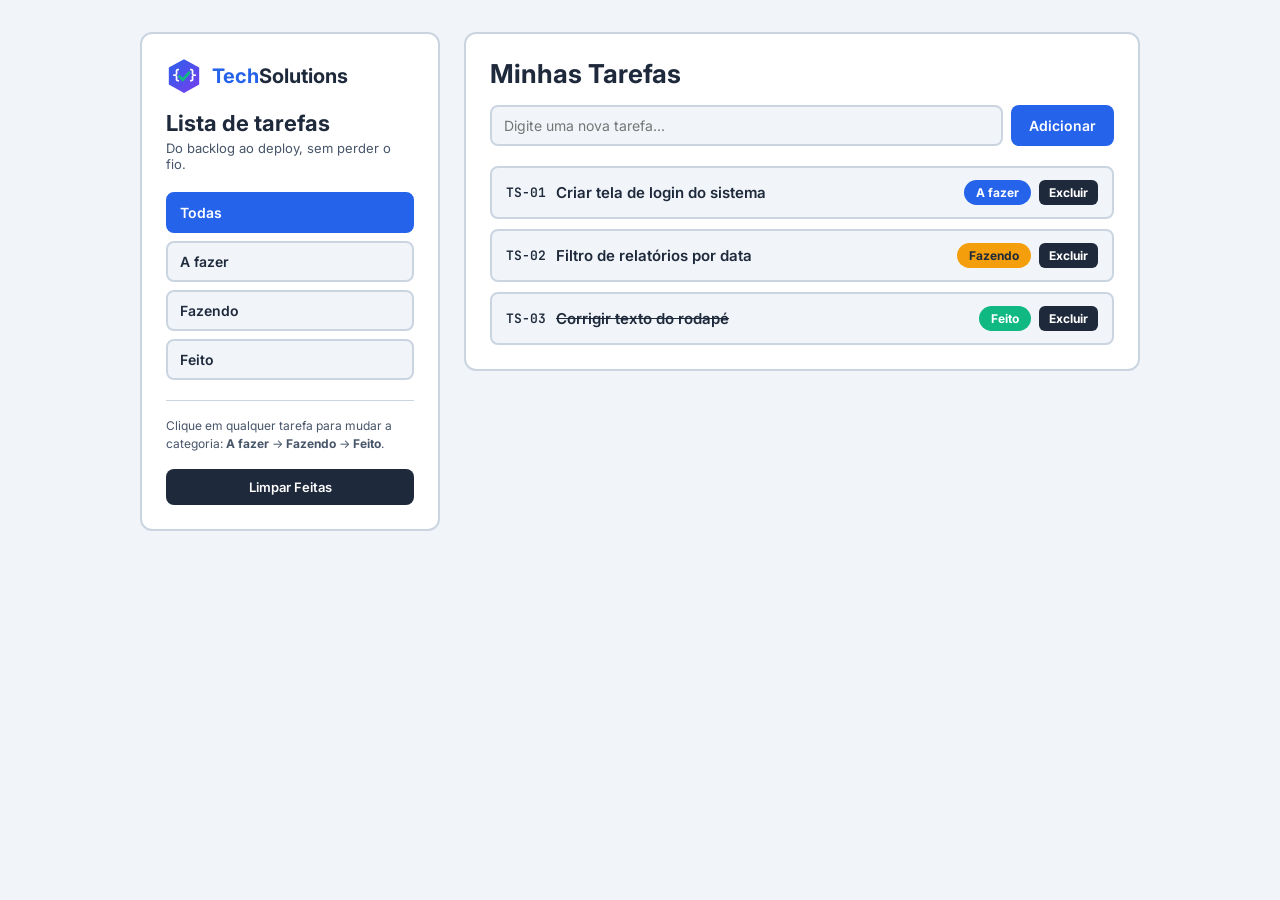
<file: index.html>
<!DOCTYPE html>
<html lang="pt-BR">
<head>
  <meta charset="UTF-8">
  <meta name="viewport" content="width=device-width, initial-scale=1.0">
  <title>Grupo13 — Sistema de Gerenciamento de Tarefas</title>
  <!-- Fontes do Estudo de Caso: Inter e JetBrains Mono -->
  <link rel="preconnect" href="https://fonts.googleapis.com">
  <link rel="preconnect" href="https://fonts.gstatic.com" crossorigin>
  <link href="https://fonts.googleapis.com/css2?family=Inter:wght@400;600;700&family=JetBrains+Mono:wght@600&display=swap" rel="stylesheet">
  <link rel="stylesheet" href="style.css">
</head>
<body>

  <div class="container">
    <div class="cartao bloco-esquerdo">
      <div class="marca">
        <svg width="36" height="36" viewBox="0 0 64 64" fill="none" xmlns="http://www.w3.org/2000/svg">
          <defs>
            <linearGradient id="degradeTech" x1="0" y1="0" x2="64" y2="64" gradientUnits="userSpaceOnUse">
              <stop offset="0%" stop-color="#2563EB"/>
              <stop offset="100%" stop-color="#7C3AED"/>
            </linearGradient>
          </defs>
          <polygon points="32,2 59,17 59,47 32,62 5,47 5,17" fill="url(#degradeTech)"/>
          <text x="11" y="39" fill="#FFFFFF" font-family="JetBrains Mono, monospace" font-size="24" font-weight="bold">{</text>
          <text x="41" y="39" fill="#FFFFFF" font-family="JetBrains Mono, monospace" font-size="24" font-weight="bold">}</text>
          <path d="M24 33 L30 39 L41 26" stroke="#10B981" stroke-width="5" stroke-linecap="round" stroke-linejoin="round"/>
        </svg>

        <div class="nome-empresa">
          <span class="nome-tech">Tech</span>Solutions
        </div>
      </div>

      <h2 class="titulo-lateral">Lista de tarefas</h2>
      <p class="slogan">Do backlog ao deploy, sem perder o fio.</p>

      <div class="lista-filtros">
        <button type="button" id="filtro-Todas" class="btn-filtro btn-filtro-ativo" onclick="filtrarTarefas('Todas')">Todas</button>
        <button type="button" id="filtro-A fazer" class="btn-filtro" onclick="filtrarTarefas('A fazer')">A fazer</button>
        <button type="button" id="filtro-Fazendo" class="btn-filtro" onclick="filtrarTarefas('Fazendo')">Fazendo</button>
        <button type="button" id="filtro-Feito" class="btn-filtro" onclick="filtrarTarefas('Feito')">Feito</button>
      </div>

      <p class="dica">
        Clique em qualquer tarefa para mudar a categoria: <strong>A fazer</strong> &rarr; <strong>Fazendo</strong> &rarr; <strong>Feito</strong>.
      </p>

      <button type="button" class="btn-limpar" onclick="limparFeitas()">Limpar Feitas</button>
    </div>

    <div class="cartao bloco-direito">
      <h1 class="titulo-principal">Minhas Tarefas</h1>

      <div class="form-tarefa">
        <input type="text" id="inputTarefa" class="campo-texto" placeholder="Digite uma nova tarefa...">
        <button type="button" class="btn-adicionar" onclick="adicionarTarefa()">Adicionar</button>
      </div>

      <div id="listaTarefas" class="lista-tarefas"></div>
    </div>
  </div>
  <script src="script.js"></script>
</body>
</html>
</file>
<file: style.css>
* {
    box-sizing: border-box;
    margin: 0;
    padding: 0;
}

body {
    font-family: 'Inter', sans-serif;
    background-color: #F1F5F9; 
    color: #1E293B;
    padding: 32px 16px;
}

.container {
    max-width: 1000px;
    margin: 0 auto;
    display: flex;
    gap: 24px;
    align-items: flex-start;
}

.cartao {
    background-color: #FFFFFF;
    border: 2px solid #CBD5E1;
    border-radius: 12px;
    padding: 24px;
}

.bloco-esquerdo {
    width: 300px;
    flex-shrink: 0;
}

.bloco-direito {
    flex: 1;
}

.marca {
    display: flex;
    align-items: center;
    gap: 10px;
    margin-bottom: 16px;
}

.nome-empresa {
    font-size: 20px;
    font-weight: 700;
    color: #1E293B; 
}

.nome-tech {
    color: #2563EB; 
}

.titulo-lateral {
    font-size: 22px;
    font-weight: 700;
    color: #1E293B;
    margin-bottom: 4px;
}

.slogan {
    font-size: 13px;
    color: #475569;
    margin-bottom: 20px;
}

.lista-filtros {
    display: flex;
    flex-direction: column;
    gap: 8px;
    margin-bottom: 20px;
}

.btn-filtro {
    width: 100%;
    text-align: left;
    padding: 10px 12px;
    font-family: 'Inter', sans-serif;
    font-size: 14px;
    font-weight: 600;
    color: #1E293B;
    background-color: #F1F5F9; 
    border: 2px solid #CBD5E1;
    border-radius: 8px;
    cursor: pointer;
}

.btn-filtro-ativo {
    background-color: #2563EB; 
    color: #FFFFFF;
    border-color: #2563EB;
}

.dica {
    font-size: 12px;
    color: #475569;
    line-height: 1.5;
    margin-bottom: 16px;
    padding-top: 16px;
    border-top: 1px solid #CBD5E1;
}

.btn-limpar {
    width: 100%;
    padding: 10px;
    font-family: 'Inter', sans-serif;
    font-size: 13px;
    font-weight: 600;
    color: #FFFFFF;
    background-color: #1E293B; 
    border: none;
    border-radius: 8px;
    cursor: pointer;
}

.titulo-principal {
    font-size: 26px;
    font-weight: 700;
    color: #1E293B;
    margin-bottom: 16px;
}

.form-tarefa {
    display: flex;
    gap: 8px;
    margin-bottom: 20px;
}

.campo-texto {
    flex: 1;
    padding: 10px 12px;
    font-family: 'Inter', sans-serif;
    font-size: 14px;
    color: #1E293B;
    background-color: #F1F5F9; 
    border: 2px solid #CBD5E1;
    border-radius: 8px;
}

.btn-adicionar {
    padding: 10px 18px;
    font-family: 'Inter', sans-serif;
    font-size: 14px;
    font-weight: 600;
    color: #FFFFFF;
    background-color: #2563EB;
    border: none;
    border-radius: 8px;
    cursor: pointer;
}

.lista-tarefas {
    display: flex;
    flex-direction: column;
    gap: 10px;
}

.item-tarefa {
    display: flex;
    align-items: center;
    justify-content: space-between;
    gap: 10px;
    padding: 12px 14px;
    background-color: #F1F5F9;
    border: 2px solid #CBD5E1;
    border-radius: 8px;
    cursor: pointer;
}

.info-tarefa {
    display: flex;
    align-items: center;
    gap: 10px;
    flex-wrap: wrap;
}

.codigo-tarefa {
    font-family: 'JetBrains Mono', monospace;
    font-size: 13px;
    font-weight: 600;
    color: #1E293B;
}

.texto-tarefa {
    font-size: 15px;
    font-weight: 600;
    color: #1E293B;
}

.texto-riscado {
    text-decoration: line-through;
}

.acoes-tarefa {
    display: flex;
    align-items: center;
    gap: 8px;
}

.etiqueta-status {
    font-size: 12px;
    font-weight: 700;
    color: #FFFFFF;
    padding: 5px 12px;
    border-radius: 999px;
}

.cor-afazer {
    background-color: #2563EB; 
}

.cor-fazendo {
    background-color: #F59E0B; 
    color: #1E293B; 
}

.cor-feito {
    background-color: #10B981; 
}

.btn-excluir {
    padding: 5px 10px;
    font-family: 'Inter', sans-serif;
    font-size: 12px;
    font-weight: 700;
    color: #FFFFFF;
    background-color: #1E293B; 
    border: none;
    border-radius: 6px;
    cursor: pointer;
}

.mensagem-vazia {
    padding: 20px;
    text-align: center;
    font-size: 14px;
    color: #475569;
    background-color: #F1F5F9;
    border: 2px dashed #CBD5E1;
    border-radius: 8px;
}

@media (max-width: 768px) {
    .container {
        flex-direction: column;
    }
    .bloco-esquerdo {
        width: 100%;
    }
    .form-tarefa {
        flex-direction: column;
    }
}
</file>
